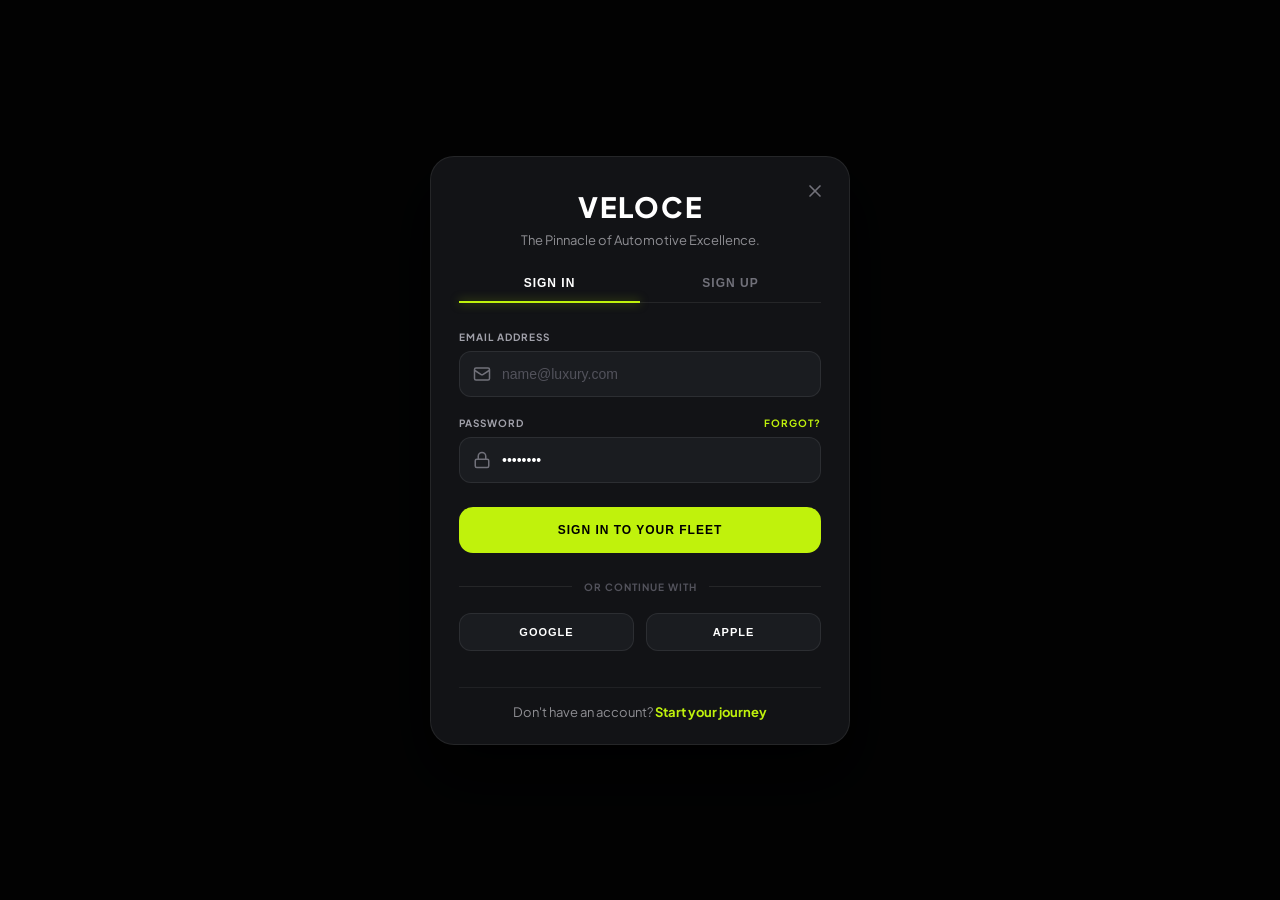
<file: reg/reg.html>
<!DOCTYPE html>
<html lang="ru">
<head>
  <meta charset="UTF-8">
  <meta name="viewport" content="width=device-width, initial-scale=1.0">
  <title>VELOCE - Modal</title>
  <link rel="stylesheet" href="./reg.css">
  <link rel="preconnect" href="https://fonts.googleapis.com">
  <link rel="preconnect" href="https://fonts.gstatic.com" crossorigin>
  <link href="https://fonts.googleapis.com/css2?family=Plus+Jakarta+Sans:wght@400;500;600;700;800&display=swap" rel="stylesheet">
</head>
<body>

  <div class="modal-overlay">
    <div class="auth-modal">
      
      <button class="modal-close-btn" aria-label="Close modal">
        <svg width="20" height="20" viewBox="0 0 24 24" fill="none" stroke="currentColor" stroke-width="2" stroke-linecap="round" stroke-linejoin="round">
          <line x1="18" y1="6" x2="6" y2="18"></line>
          <line x1="6" y1="6" x2="18" y2="18"></line>
        </svg>
      </button>

      <div class="modal-header">
        <h2 class="modal-logo">VELOCE</h2>
        <p class="modal-subtitle">The Pinnacle of Automotive Excellence.</p>
      </div>

      <div class="auth-tabs">
        <button class="tab-btn active" id="tabSignIn" onclick="switchTab('signin')">SIGN IN</button>
        <button class="tab-btn" id="tabSignUp" onclick="switchTab('signup')">SIGN UP</button>
      </div>

      <form class="auth-form active" id="formSignIn" onsubmit="event.preventDefault();">
        <div class="form-group">
          <label class="form-label" for="signin-email">EMAIL ADDRESS</label>
          <div class="input-wrapper">
            <svg class="input-icon" width="18" height="18" viewBox="0 0 24 24" fill="none" stroke="currentColor" stroke-width="2">
              <rect x="2" y="4" width="20" height="16" rx="2"></rect>
              <path d="m22 7-8.97 5.7a1.94 1.94 0 0 1-2.06 0L2 7"></path>
            </svg>
            <input type="email" id="signin-email" placeholder="name@luxury.com" required>
          </div>
        </div>

        <div class="form-group">
          <div class="label-row">
            <label class="form-label" for="signin-password">PASSWORD</label>
            <a href="#" class="forgot-link">FORGOT?</a>
          </div>
          <div class="input-wrapper">
            <svg class="input-icon" width="18" height="18" viewBox="0 0 24 24" fill="none" stroke="currentColor" stroke-width="2">
              <rect x="3" y="11" width="18" height="11" rx="2" ry="2"></rect>
              <path d="M7 11V7a5 5 0 0 1 10 0v4"></path>
            </svg>
            <input type="password" id="signin-password" value="........" placeholder="••••••••" required>
          </div>
        </div>

        <button type="submit" class="btn-submit">SIGN IN TO YOUR FLEET</button>

        <div class="divider">
          <span>OR CONTINUE WITH</span>
        </div>

        <div class="social-auth">
          <button type="button" class="btn-social">GOOGLE</button>
          <button type="button" class="btn-social">APPLE</button>
        </div>

        <div class="modal-footer">
          <p>Don't have an account? <a href="#" class="signup-link" onclick="switchTab('signup')">Start your journey</a></p>
        </div>
      </form>

      <form class="auth-form" id="formSignUp" onsubmit="event.preventDefault();">
        <div class="form-group">
          <label class="form-label" for="signup-name">FULL NAME</label>
          <div class="input-wrapper">
            <svg class="input-icon" width="18" height="18" viewBox="0 0 24 24" fill="none" stroke="currentColor" stroke-width="2">
              <path d="M20 21v-2a4 4 0 0 0-4-4H8a4 4 0 0 0-4 4v2"></path>
              <circle cx="12" cy="7" r="4"></circle>
            </svg>
            <input type="text" id="signup-name" placeholder="John Doe" required>
          </div>
        </div>

        <div class="form-group">
          <label class="form-label" for="signup-email">EMAIL ADDRESS</label>
          <div class="input-wrapper">
            <svg class="input-icon" width="18" height="18" viewBox="0 0 24 24" fill="none" stroke="currentColor" stroke-width="2">
              <rect x="2" y="4" width="20" height="16" rx="2"></rect>
              <path d="m22 7-8.97 5.7a1.94 1.94 0 0 1-2.06 0L2 7"></path>
            </svg>
            <input type="email" id="signup-email" placeholder="name@luxury.com" required>
          </div>
        </div>

        <div class="form-group">
          <label class="form-label" for="signup-password">CREATE PASSWORD</label>
          <div class="input-wrapper">
            <svg class="input-icon" width="18" height="18" viewBox="0 0 24 24" fill="none" stroke="currentColor" stroke-width="2">
              <rect x="3" y="11" width="18" height="11" rx="2" ry="2"></rect>
              <path d="M7 11V7a5 5 0 0 1 10 0v4"></path>
            </svg>
            <input type="password" id="signup-password" placeholder="••••••••" required>
          </div>
        </div>

        <button type="submit" class="btn-submit">CREATE AN ACCOUNT</button>

        <div class="divider">
          <span>OR CONTINUE WITH</span>
        </div>

        <div class="social-auth">
          <button type="button" class="btn-social">GOOGLE</button>
          <button type="button" class="btn-social">APPLE</button>
        </div>

        <div class="modal-footer">
          <p>Already have an account? <a href="#" class="signup-link" onclick="switchTab('signin')">Sign in</a></p>
        </div>
      </form>

    </div>
  </div>

  <script>
    function switchTab(type) {
      const tabSignIn = document.getElementById('tabSignIn');
      const tabSignUp = document.getElementById('tabSignUp');
      const formSignIn = document.getElementById('formSignIn');
      const formSignUp = document.getElementById('formSignUp');

      if (type === 'signin') {
        tabSignIn.classList.add('active');
        tabSignUp.classList.remove('active');
        formSignIn.classList.add('active');
        formSignUp.classList.remove('active');
      } else {
        tabSignUp.classList.add('active');
        tabSignIn.classList.remove('active');
        formSignUp.classList.add('active');
        formSignIn.classList.remove('active');
      }
    }
  </script>

</body>
</html>
</file>
<file: reg/reg.css>
* {
    margin: 0;
    padding: 0;
    box-sizing: border-box;
}

body {
    font-family: 'Plus Jakarta Sans', sans-serif;
    background-color: #0b0c0e;
    color: #ffffff;
    min-height: 100vh;
    display: flex;
    align-items: center;
    justify-content: center;
}

.modal-overlay {
    position: fixed;
    top: 0;
    left: 0;
    width: 100vw;
    height: 100vh;
    background: rgba(0, 0, 0, 0.8);
    backdrop-filter: blur(12px);
    display: flex;
    justify-content: center;
    align-items: center;
    padding: 16px;
    z-index: 1000;
}

.auth-modal {
    width: 100%;
    max-width: 420px;
    background: #121316;
    border: 1px solid rgba(255, 255, 255, 0.08);
    border-radius: 24px;
    padding: 32px 28px 24px;
    position: relative;
    box-shadow: 0 30px 60px rgba(0, 0, 0, 0.8);
}

.modal-close-btn {
    position: absolute;
    top: 24px;
    right: 24px;
    background: transparent;
    border: none;
    color: #71717a;
    cursor: pointer;
    transition: color 0.3s ease;
    display: flex;
    align-items: center;
    justify-content: center;
}

.modal-close-btn:hover {
    color: #ffffff;
}

.modal-header {
    text-align: center;
    margin-bottom: 28px;
}

.modal-logo {
    font-size: 28px;
    font-weight: 800;
    letter-spacing: 2px;
    color: #ffffff;
    margin-bottom: 8px;
}

.modal-subtitle {
    font-size: 13px;
    color: #8e8e93;
    font-weight: 400;
}

.auth-tabs {
    display: flex;
    border-bottom: 1px solid rgba(255, 255, 255, 0.08);
    margin-bottom: 28px;
}

.tab-btn {
    flex: 1;
    background: transparent;
    border: none;
    padding-bottom: 12px;
    font-size: 12px;
    font-weight: 700;
    letter-spacing: 1px;
    color: #71717a;
    cursor: pointer;
    position: relative;
    transition: color 0.3s ease;
}

.tab-btn.active {
    color: #ffffff;
}

.tab-btn.active::after {
    content: '';
    position: absolute;
    bottom: -1px;
    left: 0;
    width: 100%;
    height: 2px;
    background-color: #c0f20c;
    box-shadow: 0 0 10px rgba(192, 242, 12, 0.5);
}

.auth-form {
    display: none;
    flex-direction: column;
    gap: 20px;
}

.auth-form.active {
    display: flex;
}

.form-group {
    display: flex;
    flex-direction: column;
    gap: 8px;
}

.label-row {
    display: flex;
    justify-content: space-between;
    align-items: center;
}

.form-label {
    font-size: 10px;
    font-weight: 700;
    letter-spacing: 1px;
    color: #a1a1aa;
}

.forgot-link {
    font-size: 10px;
    font-weight: 700;
    letter-spacing: 1px;
    color: #c0f20c;
    text-decoration: none;
}

.forgot-link:hover {
    text-decoration: underline;
}

.input-wrapper {
    position: relative;
    display: flex;
    align-items: center;
}

.input-icon {
    position: absolute;
    left: 14px;
    color: #71717a;
    pointer-events: none;
}

.input-wrapper input {
    width: 100%;
    background: #1a1c20;
    border: 1px solid rgba(255, 255, 255, 0.08);
    border-radius: 12px;
    padding: 14px 16px 14px 42px;
    font-size: 14px;
    color: #ffffff;
    outline: none;
    transition: border-color 0.3s ease, background-color 0.3s ease;
}

.input-wrapper input::placeholder {
    color: #52525b;
}

.input-wrapper input:focus {
    border-color: rgba(192, 242, 12, 0.5);
    background: #202227;
}

.btn-submit {
    width: 100%;
    background: #c0f20c;
    color: #000000;
    border: none;
    padding: 16px;
    border-radius: 14px;
    font-size: 12px;
    font-weight: 800;
    letter-spacing: 1px;
    cursor: pointer;
    transition: opacity 0.3s ease, transform 0.2s ease;
    margin-top: 4px;
}

.btn-submit:hover {
    opacity: 0.9;
    transform: translateY(-1px);
}

.divider {
    display: flex;
    align-items: center;
    text-align: center;
    margin: 8px 0 0;
}

.divider::before,
.divider::after {
    content: '';
    flex: 1;
    border-bottom: 1px solid rgba(255, 255, 255, 0.08);
}

.divider span {
    padding: 0 12px;
    font-size: 10px;
    font-weight: 700;
    letter-spacing: 1px;
    color: #52525b;
}

.social-auth {
    display: grid;
    grid-template-columns: 1fr 1fr;
    gap: 12px;
}

.btn-social {
    display: flex;
    align-items: center;
    justify-content: center;
    background: #1a1c20;
    border: 1px solid rgba(255, 255, 255, 0.08);
    border-radius: 12px;
    padding: 12px;
    color: #ffffff;
    font-size: 11px;
    font-weight: 700;
    letter-spacing: 1px;
    cursor: pointer;
    transition: background-color 0.3s ease;
}

.btn-social:hover {
    background: #22252b;
}

.modal-footer {
    margin-top: 16px;
    padding-top: 16px;
    border-top: 1px solid rgba(255, 255, 255, 0.06);
    text-align: center;
}

.modal-footer p {
    font-size: 13px;
    color: #8e8e93;
}

.signup-link {
    color: #c0f20c;
    font-weight: 700;
    text-decoration: none;
}

.signup-link:hover {
    text-decoration: underline;
}

@media (max-width: 480px) {
    .auth-modal {
        padding: 24px 20px 20px;
        border-radius: 20px;
    }

    .modal-logo {
        font-size: 24px;
    }

    .btn-submit {
        padding: 14px;
    }

    .social-auth {
        grid-template-columns: 1fr;
    }
}
</file>
